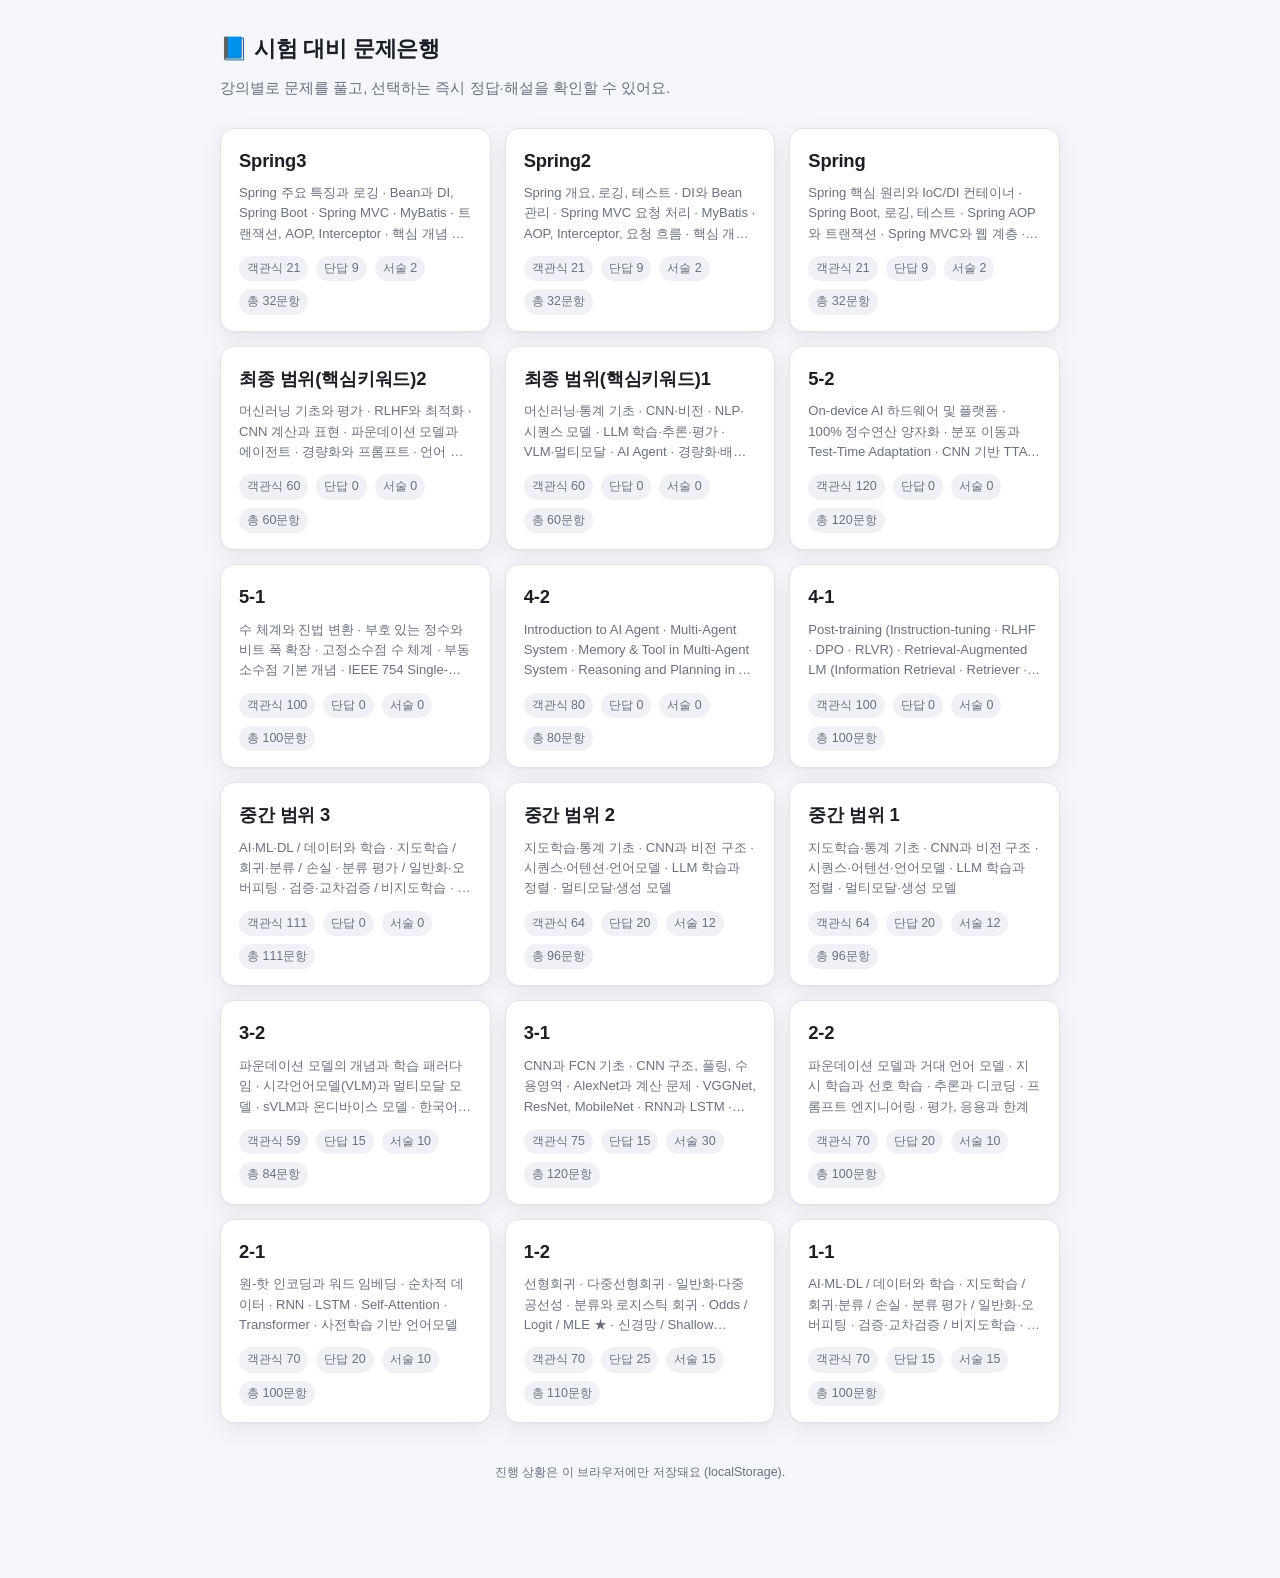
<file: index.html>
<!doctype html>
<html lang="ko">
<head>
<meta charset="utf-8" />
<meta name="viewport" content="width=device-width, initial-scale=1" />
<title>시험 대비 문제은행</title>
<link rel="stylesheet" href="assets/style.css" />
</head>
<body>
<div class="wrap">
  <div class="topbar">
    <h1>📘 시험 대비 문제은행</h1>
  </div>
  <p class="subtitle">강의별로 문제를 풀고, 선택하는 즉시 정답·해설을 확인할 수 있어요.</p>

  <div id="grid" class="chapter-grid"></div>
  <footer class="hint">진행 상황은 이 브라우저에만 저장돼요 (localStorage).</footer>
</div>

<script src="assets/common.js"></script>
<script>
async function main() {
  const grid = document.getElementById("grid");
  let manifest;
  try {
    manifest = await loadJson("data/manifest.json");
  } catch (e) {
    grid.innerHTML = `<div class="empty-state">manifest.json을 불러오지 못했어요.<br>${escapeHtml(e.message)}</div>`;
    return;
  }

  grid.innerHTML = manifest.chapters
    .map((ch) => {
      const total = ch.counts ? ch.counts.mc + ch.counts.short + ch.counts.essay : 0;
      if (!ch.available) {
        return `
          <div class="chapter-card disabled">
            <span class="badge-soon">준비중</span>
            <div class="code">${escapeHtml(ch.id)}</div>
            <div class="desc">아직 문제 파일이 등록되지 않았어요.</div>
          </div>`;
      }
      return `
        <a class="chapter-card" href="quiz.html?ch=${encodeURIComponent(ch.id)}">
          <div class="code">${escapeHtml(ch.id)}</div>
          <div class="desc">${escapeHtml(ch.title || "")}</div>
          <div class="meta">
            <span>객관식 ${ch.counts.mc}</span>
            <span>단답 ${ch.counts.short}</span>
            <span>서술 ${ch.counts.essay}</span>
            <span>총 ${total}문항</span>
          </div>
        </a>`;
    })
    .join("");
}
main();
</script>
</body>
</html>
</file>
<file: assets/style.css>
:root {
  --bg: #f5f6fa;
  --surface: #ffffff;
  --surface-2: #f0f1f6;
  --border: #e2e4ec;
  --text: #1c1e26;
  --text-dim: #6b7080;
  --accent: #4f5fe0;
  --accent-dim: #eceeff;
  --good: #1e9e5a;
  --good-bg: #e7f8ef;
  --bad: #d5433a;
  --bad-bg: #fdeceb;
  --radius: 14px;
  --shadow: 0 1px 2px rgba(20, 22, 40, 0.04), 0 8px 24px rgba(20, 22, 40, 0.06);
}

@media (prefers-color-scheme: dark) {
  :root {
    --bg: #14151c;
    --surface: #1c1e28;
    --surface-2: #23252f;
    --border: #313340;
    --text: #eceefc;
    --text-dim: #9195a8;
    --accent: #7c8bff;
    --accent-dim: #262a4a;
    --good: #4fd88a;
    --good-bg: #163628;
    --bad: #ff8079;
    --bad-bg: #3a1f22;
    --shadow: 0 1px 2px rgba(0, 0, 0, 0.2), 0 8px 28px rgba(0, 0, 0, 0.35);
  }
}

* {
  box-sizing: border-box;
}

html,
body {
  margin: 0;
  padding: 0;
}

body {
  background: var(--bg);
  color: var(--text);
  font-family:
    "Pretendard",
    -apple-system,
    BlinkMacSystemFont,
    "Apple SD Gothic Neo",
    "Segoe UI",
    Roboto,
    "Malgun Gothic",
    sans-serif;
  line-height: 1.55;
  -webkit-font-smoothing: antialiased;
}

a {
  color: inherit;
}

.wrap {
  max-width: 880px;
  margin: 0 auto;
  padding: 32px 20px 96px;
}

/* ---------- top bar ---------- */

.topbar {
  display: flex;
  align-items: baseline;
  justify-content: space-between;
  gap: 12px;
  margin-bottom: 28px;
  flex-wrap: wrap;
}

.topbar h1 {
  font-size: 1.4rem;
  margin: 0;
  letter-spacing: -0.01em;
}

.topbar .back {
  font-size: 0.85rem;
  color: var(--text-dim);
  text-decoration: none;
  padding: 6px 10px;
  border-radius: 8px;
  border: 1px solid var(--border);
}

.topbar .back:hover {
  background: var(--surface-2);
}

.subtitle {
  color: var(--text-dim);
  font-size: 0.92rem;
  margin: -18px 0 28px;
}

/* ---------- index: chapter grid ---------- */

.chapter-grid {
  display: grid;
  grid-template-columns: repeat(auto-fill, minmax(240px, 1fr));
  gap: 14px;
}

.chapter-card {
  display: block;
  background: var(--surface);
  border: 1px solid var(--border);
  border-radius: var(--radius);
  padding: 18px 18px 16px;
  text-decoration: none;
  color: var(--text);
  box-shadow: var(--shadow);
  transition:
    transform 0.12s ease,
    border-color 0.12s ease;
  position: relative;
  min-height: 128px;
  display: flex;
  flex-direction: column;
}

.chapter-card:not(.disabled):hover {
  transform: translateY(-2px);
  border-color: var(--accent);
}

.chapter-card.disabled {
  opacity: 0.5;
  cursor: default;
  pointer-events: none;
}

.chapter-card .code {
  font-size: 1.15rem;
  font-weight: 700;
  letter-spacing: -0.01em;
}

.chapter-card .desc {
  margin-top: 8px;
  font-size: 0.82rem;
  color: var(--text-dim);
  flex: 1;
  display: -webkit-box;
  -webkit-line-clamp: 3;
  -webkit-box-orient: vertical;
  overflow: hidden;
}

.chapter-card .meta {
  margin-top: 12px;
  font-size: 0.78rem;
  color: var(--text-dim);
  display: flex;
  gap: 8px;
  flex-wrap: wrap;
}

.chapter-card .meta span {
  background: var(--surface-2);
  padding: 3px 8px;
  border-radius: 999px;
}

.chapter-card .badge-soon {
  position: absolute;
  top: 14px;
  right: 14px;
  font-size: 0.7rem;
  color: var(--text-dim);
  background: var(--surface-2);
  padding: 3px 8px;
  border-radius: 999px;
}

/* ---------- quiz page ---------- */

.progress-bar {
  position: sticky;
  top: 0;
  z-index: 5;
  background: var(--bg);
  padding: 10px 0 12px;
  margin-bottom: 8px;
}

.progress-inner {
  background: var(--surface);
  border: 1px solid var(--border);
  border-radius: 12px;
  padding: 10px 14px;
  display: flex;
  align-items: center;
  gap: 14px;
  box-shadow: var(--shadow);
  flex-wrap: wrap;
  font-size: 0.85rem;
}

.progress-inner .score {
  font-weight: 700;
  color: var(--accent);
}

.progress-track {
  flex: 1;
  min-width: 100px;
  height: 6px;
  background: var(--surface-2);
  border-radius: 999px;
  overflow: hidden;
}

.progress-fill {
  height: 100%;
  background: var(--accent);
  width: 0%;
  transition: width 0.2s ease;
}

.controls {
  display: flex;
  gap: 6px;
  flex-wrap: wrap;
}

.controls button,
.filter-btn {
  font-size: 0.78rem;
  border: 1px solid var(--border);
  background: var(--surface-2);
  color: var(--text-dim);
  padding: 5px 10px;
  border-radius: 999px;
  cursor: pointer;
}

.filter-btn.active {
  background: var(--accent);
  border-color: var(--accent);
  color: white;
}

.reset-btn {
  color: var(--bad) !important;
}

.section-nav {
  display: flex;
  gap: 6px;
  flex-wrap: wrap;
  margin: 4px 0 28px;
}

.section-nav a {
  font-size: 0.78rem;
  text-decoration: none;
  color: var(--text-dim);
  border: 1px solid var(--border);
  padding: 5px 10px;
  border-radius: 999px;
}

.section-nav a:hover {
  border-color: var(--accent);
  color: var(--accent);
}

.part-heading {
  font-size: 1.05rem;
  font-weight: 700;
  margin: 40px 0 14px;
  padding-top: 8px;
  scroll-margin-top: 70px;
  display: flex;
  align-items: baseline;
  gap: 8px;
}

.part-heading .count {
  font-size: 0.78rem;
  font-weight: 500;
  color: var(--text-dim);
}

details.guide {
  background: var(--accent-dim);
  border: 1px solid var(--border);
  border-radius: var(--radius);
  padding: 12px 16px;
  margin-bottom: 24px;
  font-size: 0.86rem;
}

details.guide summary {
  cursor: pointer;
  font-weight: 600;
}

details.guide .body {
  margin-top: 10px;
  white-space: pre-wrap;
}

.card {
  background: var(--surface);
  border: 1px solid var(--border);
  border-radius: var(--radius);
  padding: 18px 20px;
  margin-bottom: 14px;
  box-shadow: var(--shadow);
  scroll-margin-top: 70px;
}

.card.hidden-by-filter,
.part-heading.hidden-by-filter {
  display: none;
}

.card-head {
  display: flex;
  align-items: center;
  gap: 8px;
  margin-bottom: 10px;
  flex-wrap: wrap;
}

.qnum {
  font-weight: 700;
  color: var(--accent);
}

.tag {
  font-size: 0.72rem;
  color: var(--text-dim);
  background: var(--surface-2);
  padding: 2px 8px;
  border-radius: 999px;
}

.star {
  color: #e0a300;
  font-size: 0.78rem;
  letter-spacing: -1px;
}

.status-chip {
  margin-left: auto;
  font-size: 0.72rem;
  padding: 2px 9px;
  border-radius: 999px;
  font-weight: 600;
}

.status-chip.correct {
  color: var(--good);
  background: var(--good-bg);
}

.status-chip.wrong {
  color: var(--bad);
  background: var(--bad-bg);
}

.stem {
  white-space: pre-wrap;
  margin-bottom: 12px;
  font-size: 0.96rem;
}

.note {
  font-size: 0.82rem;
  color: var(--text-dim);
  background: var(--surface-2);
  border-radius: 10px;
  padding: 8px 12px;
  margin-bottom: 12px;
  white-space: pre-wrap;
}

.choices {
  display: flex;
  flex-direction: column;
  gap: 8px;
}

.choice {
  text-align: left;
  display: flex;
  gap: 10px;
  padding: 10px 12px;
  border-radius: 10px;
  border: 1px solid var(--border);
  background: var(--surface);
  color: var(--text);
  cursor: pointer;
  font-size: 0.9rem;
  font-family: inherit;
  white-space: pre-wrap;
}

.choice:hover:not(.locked) {
  border-color: var(--accent);
}

.choice .mark {
  color: var(--text-dim);
  flex-shrink: 0;
}

.choice.picked {
  border-color: var(--accent);
}

.choice.correct-choice {
  border-color: var(--good);
  background: var(--good-bg);
}

.choice.wrong-choice {
  border-color: var(--bad);
  background: var(--bad-bg);
}

.choice.locked {
  cursor: default;
}

.explanation {
  margin-top: 14px;
  padding: 12px 14px;
  border-radius: 10px;
  background: var(--surface-2);
  font-size: 0.88rem;
  white-space: pre-wrap;
  border-left: 3px solid var(--accent);
  animation: fade-in 0.18s ease;
}

.explanation .label {
  font-weight: 700;
  font-size: 0.78rem;
  color: var(--accent);
  display: block;
  margin-bottom: 6px;
  white-space: normal;
}

@keyframes fade-in {
  from {
    opacity: 0;
    transform: translateY(-2px);
  }
  to {
    opacity: 1;
    transform: translateY(0);
  }
}

.reveal-btn {
  border: 1px solid var(--accent);
  background: transparent;
  color: var(--accent);
  font-size: 0.84rem;
  padding: 7px 14px;
  border-radius: 999px;
  cursor: pointer;
  font-family: inherit;
}

.reveal-btn:hover {
  background: var(--accent-dim);
}

.answer-text {
  margin-top: 12px;
  padding: 12px 14px;
  border-radius: 10px;
  background: var(--surface-2);
  border-left: 3px solid var(--accent);
  font-size: 0.9rem;
  white-space: pre-wrap;
  animation: fade-in 0.18s ease;
}

.answer-text .label {
  font-weight: 700;
  font-size: 0.78rem;
  color: var(--accent);
  display: block;
  margin-bottom: 6px;
}

.mark-reviewed {
  margin-top: 10px;
  display: flex;
  align-items: center;
  gap: 6px;
  font-size: 0.8rem;
  color: var(--text-dim);
}

details.appendix {
  margin-top: 40px;
  background: var(--surface);
  border: 1px solid var(--border);
  border-radius: var(--radius);
  padding: 14px 18px;
  font-size: 0.88rem;
}

details.appendix summary {
  cursor: pointer;
  font-weight: 700;
}

details.appendix .body {
  white-space: pre-wrap;
  margin-top: 12px;
}

.empty-state {
  text-align: center;
  color: var(--text-dim);
  padding: 40px 0;
  font-size: 0.9rem;
}

strong {
  color: var(--text);
}

code {
  background: var(--surface-2);
  padding: 1px 5px;
  border-radius: 5px;
  font-size: 0.85em;
}

footer.hint {
  text-align: center;
  color: var(--text-dim);
  font-size: 0.78rem;
  margin-top: 40px;
}
</file>
